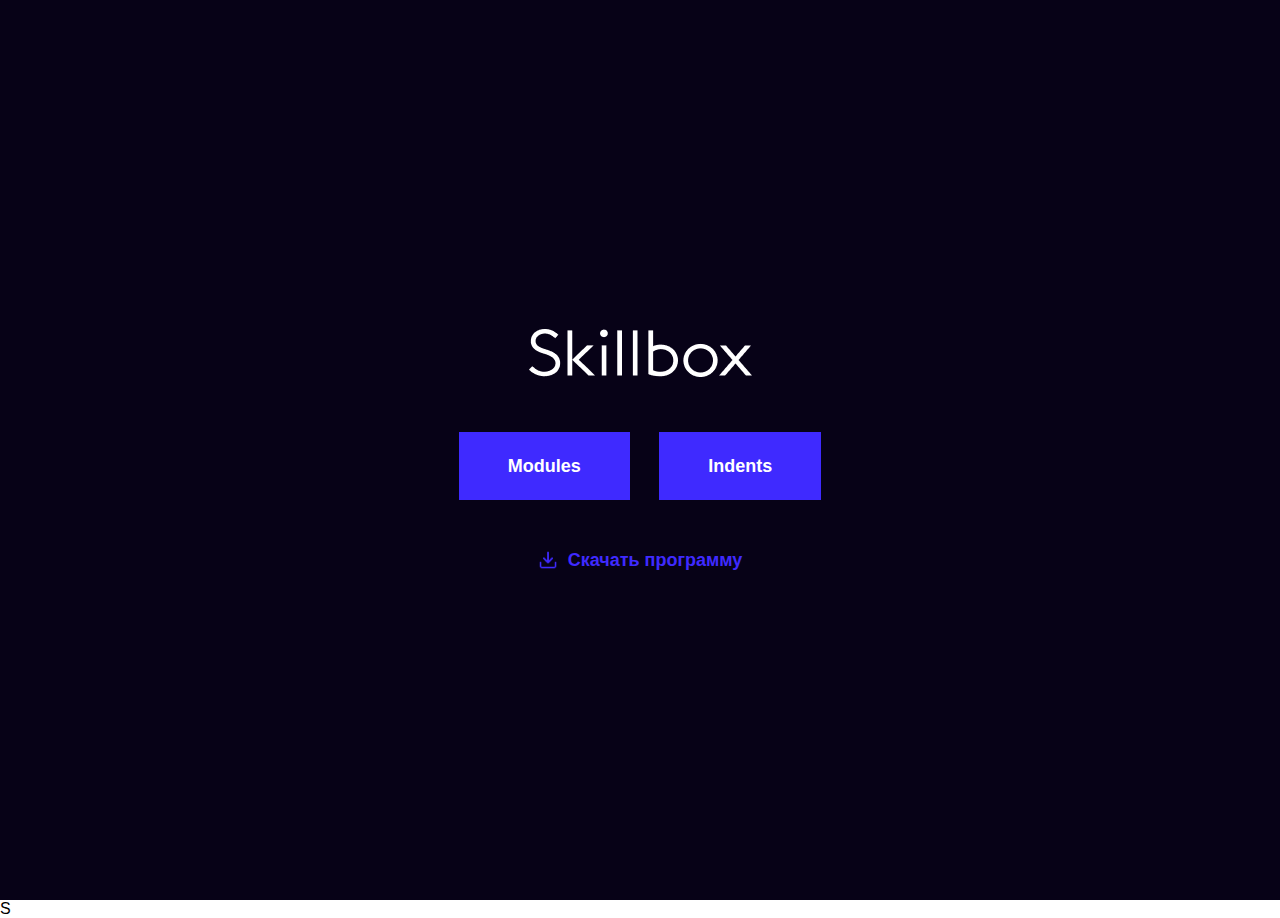
<file: index.html>
<!DOCTYPE html>
<html lang="ru">
<head>
  <meta charset="UTF-8">
  <meta http-equiv="X-UA-Compatible" content="IE=edge">
  <meta name="viewport" content="width=device-width, initial-scale=1.0">
  <title>Document</title>
  <link rel="stylesheet" href="css/normolize.css">
  <link rel="stylesheet" href="css/style.css">
</head>
<body>
  <div class="main-content">
    <a href="https://skillbox.ru/" target="_blank" class="logo">
      <img src="img/logo-light.png" alt="logo skillbox">
    </a>
    <div class="info">
      <a href="modules.html" class="link-to-page">Modules</a>
      <a href="article.html" class="link-to-page">Indents</a>
    </div>
    <div>
      <a download href="skillbox.docx" class="link-to-download download-skillbox">Скачать программу</a>
    </div>
  </div>
</body>
</html>
S
</file>
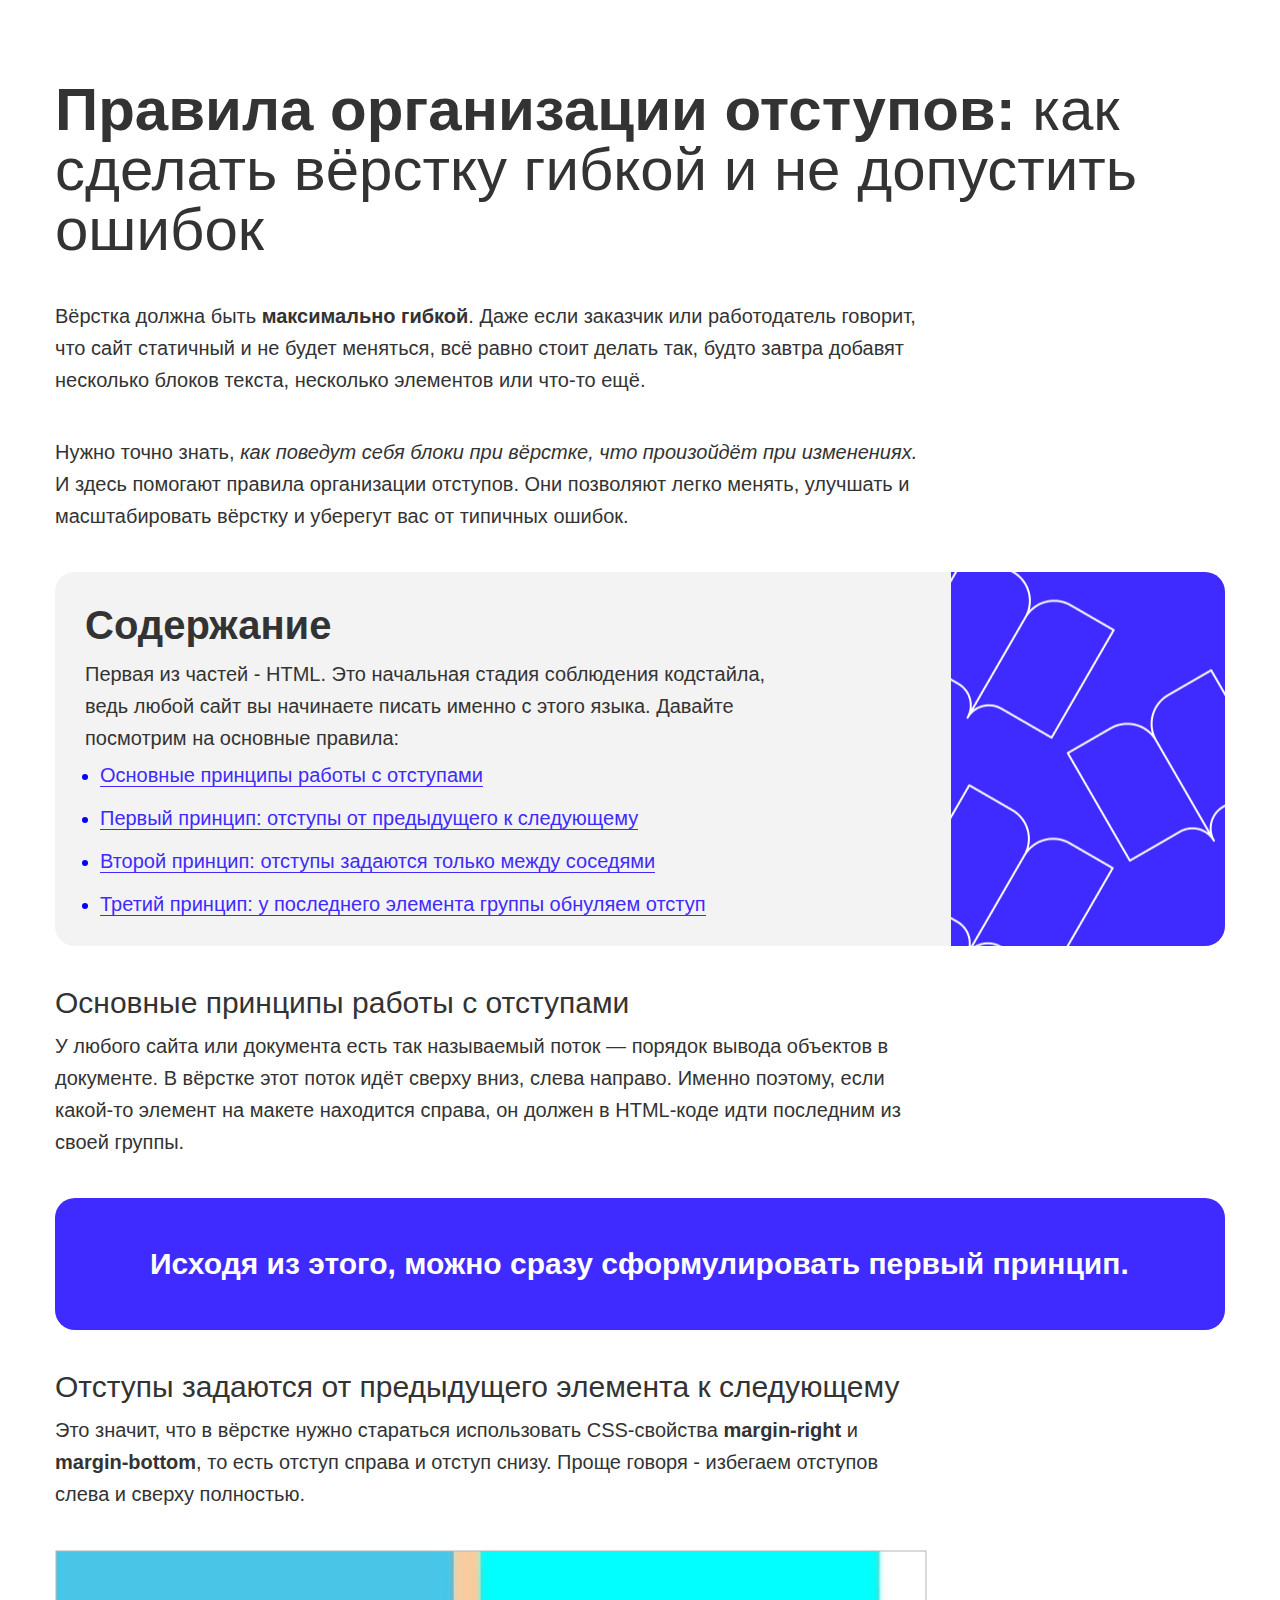
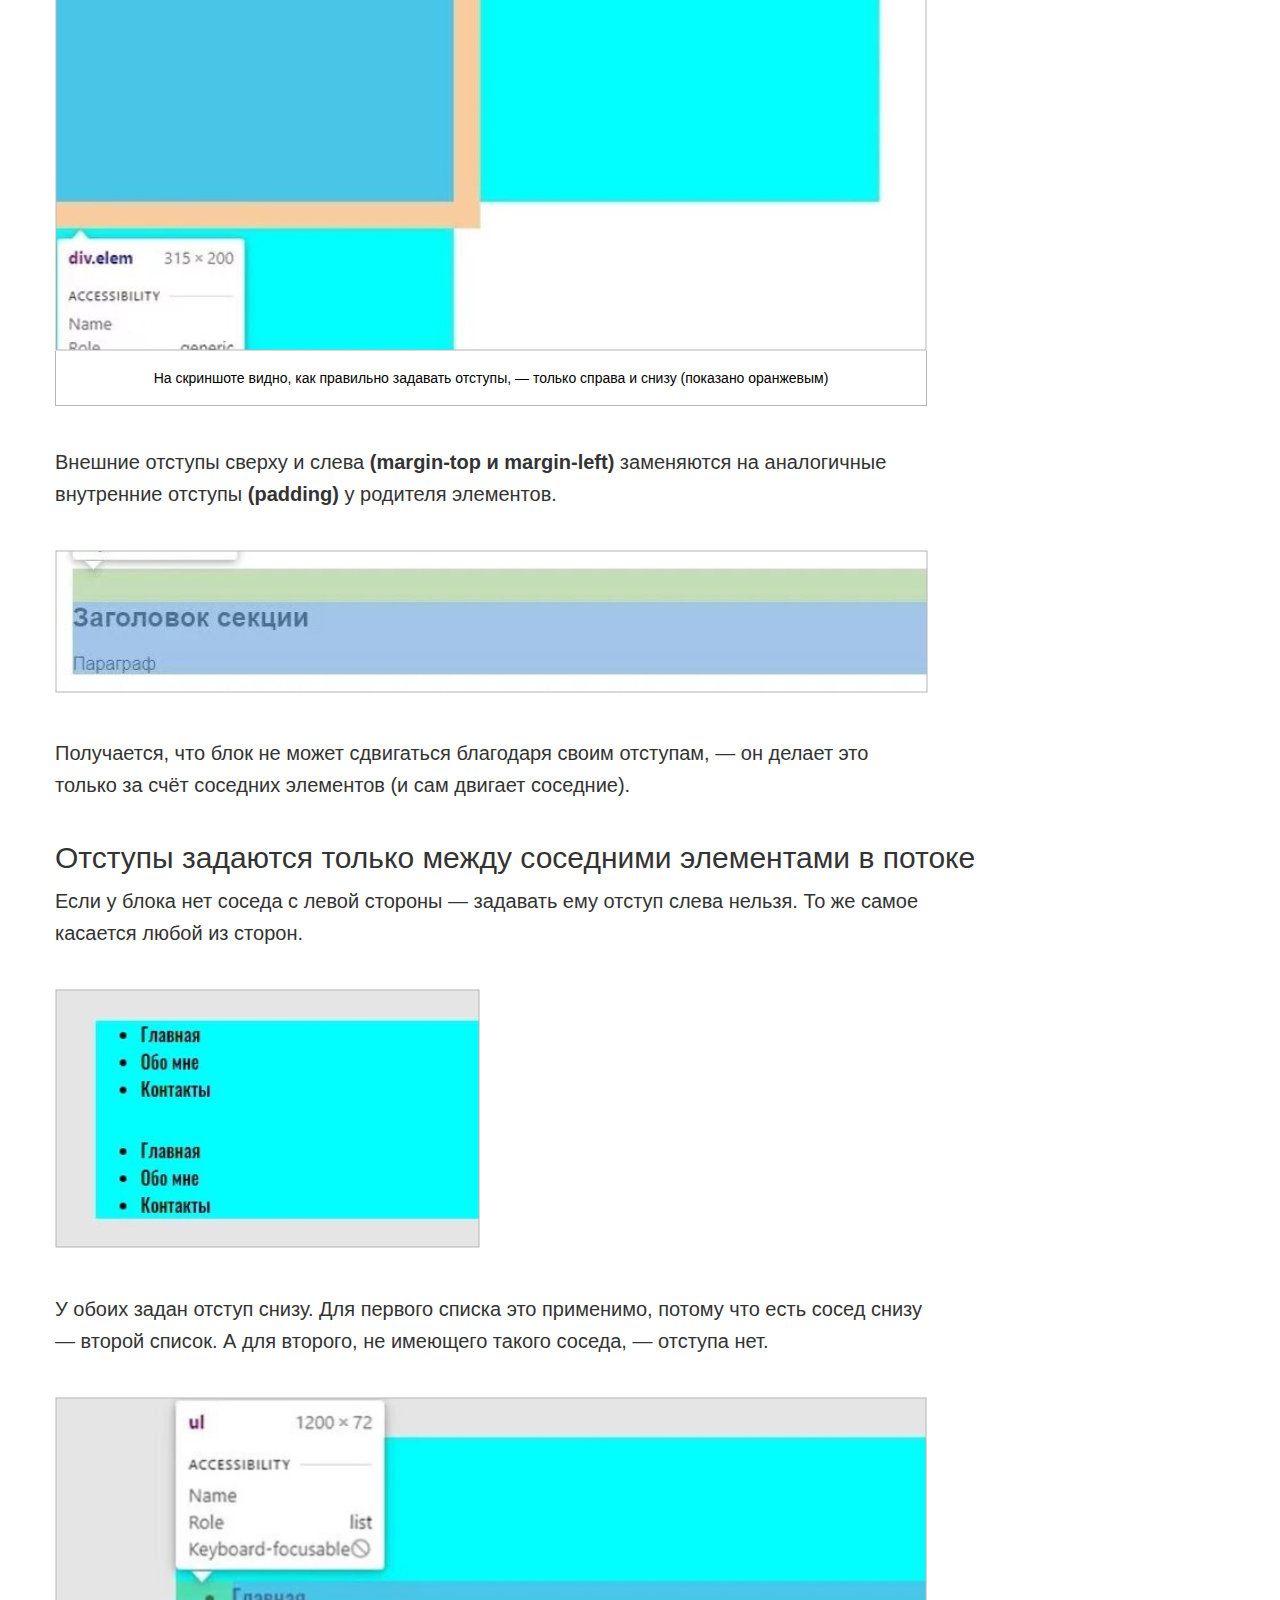
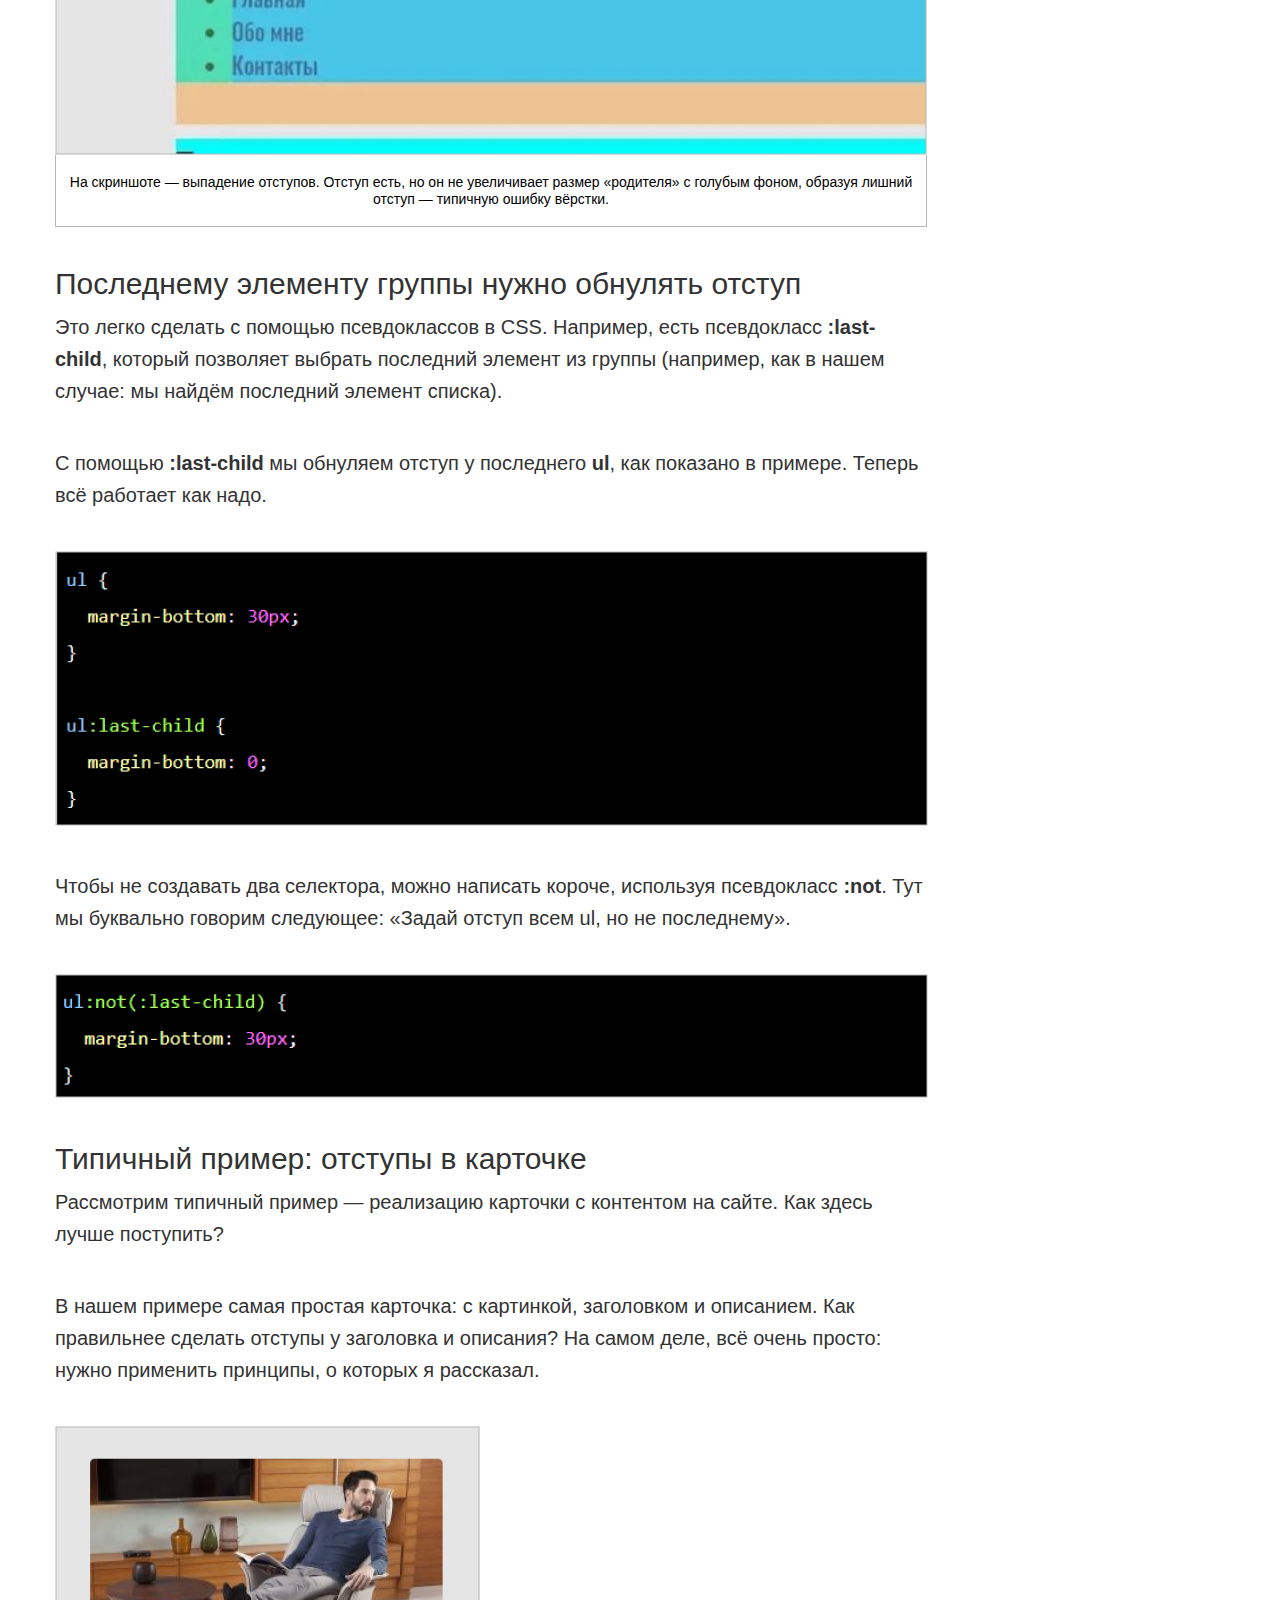
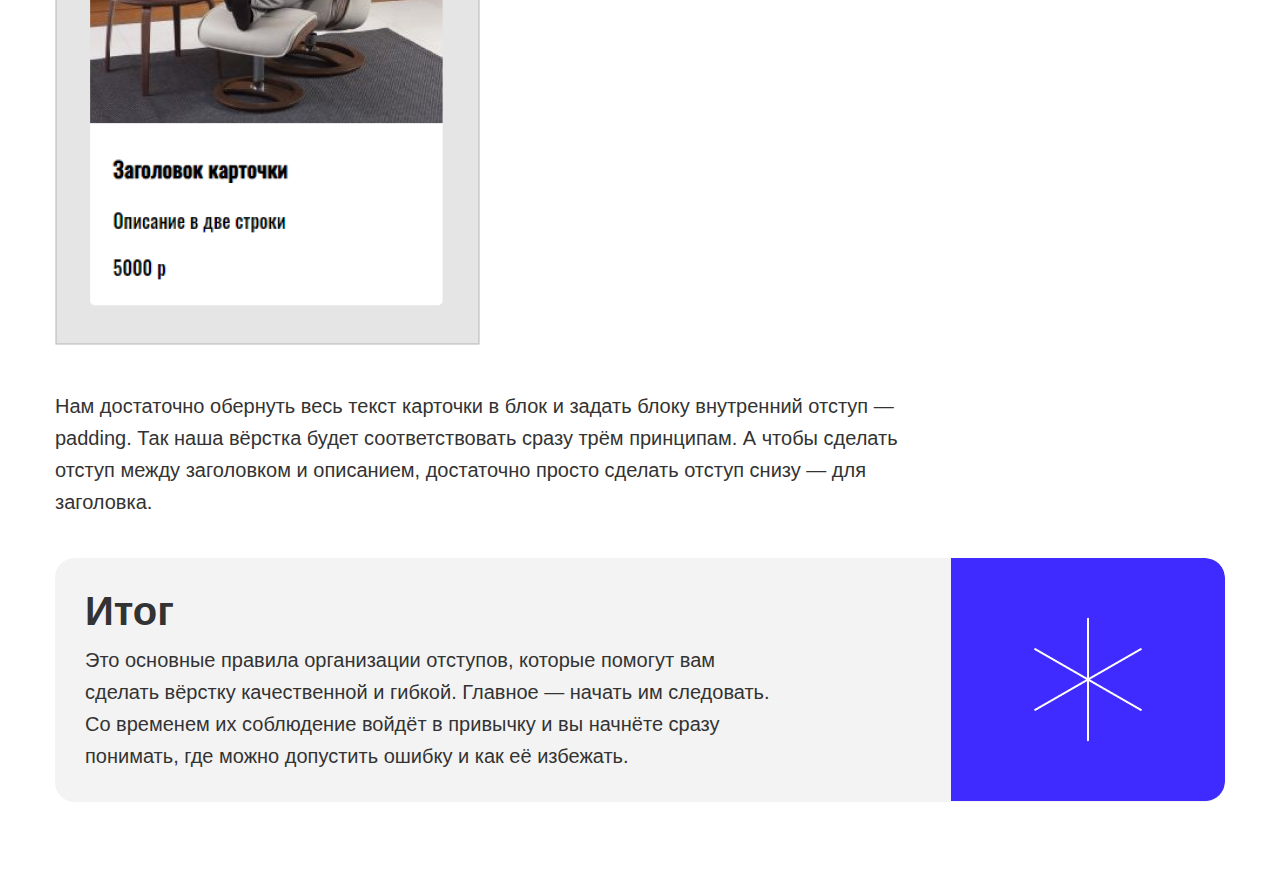
<file: article.html>
<!DOCTYPE html>
<html lang="ru">
<head>
  <meta charset="UTF-8">
  <meta http-equiv="X-UA-Compatible" content="IE=edge">
  <meta name="viewport" content="width=device-width, initial-scale=1.0">
  <title>Document</title>
  <link rel="stylesheet" href="css/normolize.css">
  <link rel="stylesheet" href="css/style.css">
</head>
<body>
  <div class="container">
    <h1 class="headings-main">
      <b>Правила организации отступов:</b> как сделать вёрстку гибкой и не допустить ошибок
    </h1>
    <p class="paragraph">
      Вёрстка должна быть <b>максимально гибкой</b>. Даже если заказчик или работодатель говорит,
      что сайт статичный и не будет меняться, всё равно стоит делать так, будто завтра добавят
      несколько блоков текста, несколько элементов или что-то ещё.
    </p>
    <p class="paragraph">
      Нужно точно знать, <i>как поведут себя блоки при вёрстке, что произойдёт при изменениях.</i>
      И здесь помогают правила организации отступов.
      Они позволяют легко менять, улучшать и масштабировать вёрстку и уберегут вас от типичных ошибок.
    </p>
    <div class="conclusions background-book">
      <h2 class="headings-two">
        Содержание
      </h2>
      <p class="paragraph">
        Первая из частей - HTML. Это начальная стадия соблюдения кодстайла,
        ведь любой сайт вы начинаете писать именно с этого языка.
        Давайте посмотрим на основные правила:
      </p>
      <ul class="linklist">
        <li>
          <a href="#1">Основные принципы работы с отступами</a>
        </li>
        <li>
          <a href="#2">Первый принцип: отступы от предыдущего к следующему</a>
        </li>
        <li>
          <a href="#3">Второй принцип: отступы задаются только между соседями</a>
        </li>
        <li>
          <a href="#4">Третий принцип: у последнего элемента группы обнуляем отступ</a>
        </li>
      </ul>
    </div>
    <div  id = "1">
      <h3 class="headings-three">
        Основные принципы работы с отступами
      </h3>
      <p class="paragraph">
        У любого сайта или документа есть так называемый поток — порядок вывода объектов в документе.
        В вёрстке этот поток идёт сверху вниз, слева направо. Именно поэтому,
        если какой-то элемент на макете находится справа, он должен в HTML-коде идти последним из своей группы.
      </p>
      <p class="lettering-style paragraph">
        Исходя из этого, можно сразу сформулировать первый принцип.
      </p>
    </div>
    <div  id="2">
      <h3 class="headings-three">
        Отступы задаются от предыдущего элемента к следующему
      </h3>
      <p class="paragraph">
        Это значит, что в вёрстке нужно стараться использовать CSS-свойства <b>margin-right</b> и <b>margin-bottom</b>,
        то есть отступ справа и отступ снизу. Проще говоря - избегаем отступов слева и сверху полностью.
      </p>
      <figure>
        <img src="img/1.jpg" alt="отступ">
        <figcaption class="border-style">На скриншоте видно, как правильно задавать отступы, — только справа и снизу (показано оранжевым)</figcaption>
      </figure>
      <p class="paragraph">
        Внешние отступы сверху и слева <b>(margin-top и margin-left)</b> заменяются
        на аналогичные внутренние отступы <b>(padding)</b> у родителя элементов.
      </p>
      <img src="img/2.jpg" alt="заголовок секции" class="contentimg">
      <p class="paragraph">
        Получается, что блок не может сдвигаться благодаря своим отступам, — он делает это только за счёт соседних элементов (и сам двигает соседние).
      </p>
    </div>
    <div id="3">
      <h3 class="headings-three">
        Отступы задаются только между соседними элементами в потоке
      </h3>
      <p class="paragraph">
        Если у блока нет соседа с левой стороны — задавать ему отступ слева нельзя. То же самое касается любой из сторон.
      </p>
      <img src="img/3.jpg" alt="отступ ul элементов" class="contentimg">
      <p class="paragraph">
        У обоих задан отступ снизу. Для первого списка это применимо, потому что есть сосед снизу — второй список.
        А для второго, не имеющего такого соседа, — отступа нет.
      </p>
      <figure>
        <img src="img/4.jpg" alt="пример ошибочного отступа">
        <figcaption class="border-style">
          На скриншоте — выпадение отступов. Отступ есть, но он не увеличивает размер «родителя» с голубым фоном, образуя лишний отступ — типичную ошибку вёрстки.
        </figcaption>
      </figure>
    </div>
    <div id="4">
      <h3 class="headings-three">
        Последнему элементу группы нужно обнулять отступ
      </h3>
      <p class="paragraph">
        Это легко сделать с помощью псевдоклассов в CSS. Например, есть псевдокласс <b>:last-child</b>, который позволяет
        выбрать последний элемент из группы (например, как в нашем случае: мы найдём последний элемент списка).
      </p>
      <p class="paragraph">
        С помощью <b>:last-child</b> мы обнуляем отступ у последнего <b>ul</b>, как показано в примере. Теперь всё работает как надо.
      </p>
      <img src="img/5.jpg" alt="обнуление отпупа" class="contentimg">
      <p class="paragraph">
        Чтобы не создавать два селектора, можно написать короче, используя псевдокласс <b>:not</b>.
        Тут мы буквально говорим следующее: «Задай отступ всем ul, но не последнему».
      </p>
      <img src="img/6.jpg" alt="отступ через :not" class="contentimg">
    </div>
    <h3 class="headings-three">
      Типичный пример: отступы в карточке
    </h3>
    <p class="paragraph">
      Рассмотрим типичный пример — реализацию карточки с контентом на сайте. Как здесь лучше поступить?
    </p>
    <p class="paragraph">
      В нашем примере самая простая карточка: с картинкой, заголовком и описанием.
      Как правильнее сделать отступы у заголовка и описания? На самом деле, всё очень просто:
      нужно применить принципы, о которых я рассказал.
    </p>
    <img src="img/7.jpg" alt="пример отпупа в карточке" class="contentimg">
    <p class="paragraph">
      Нам достаточно обернуть весь текст карточки в блок и задать блоку внутренний отступ — padding.
      Так наша вёрстка будет соответствовать сразу трём принципам.
      А чтобы сделать отступ между заголовком и описанием, достаточно просто сделать отступ снизу — для заголовка.
    </p>
    <div class="conclusions background-decor">
      <h2 class="headings-two">
        Итог
      </h2>
      <p class="paragraph">
        Это основные правила организации отступов, которые помогут вам сделать вёрстку качественной и гибкой. Главное — начать им следовать.
        Со временем их соблюдение войдёт в привычку и вы начнёте сразу понимать, где можно допустить ошибку и как её избежать.
      </p>
    </div>
  </div>
</body>
</html>
</file>
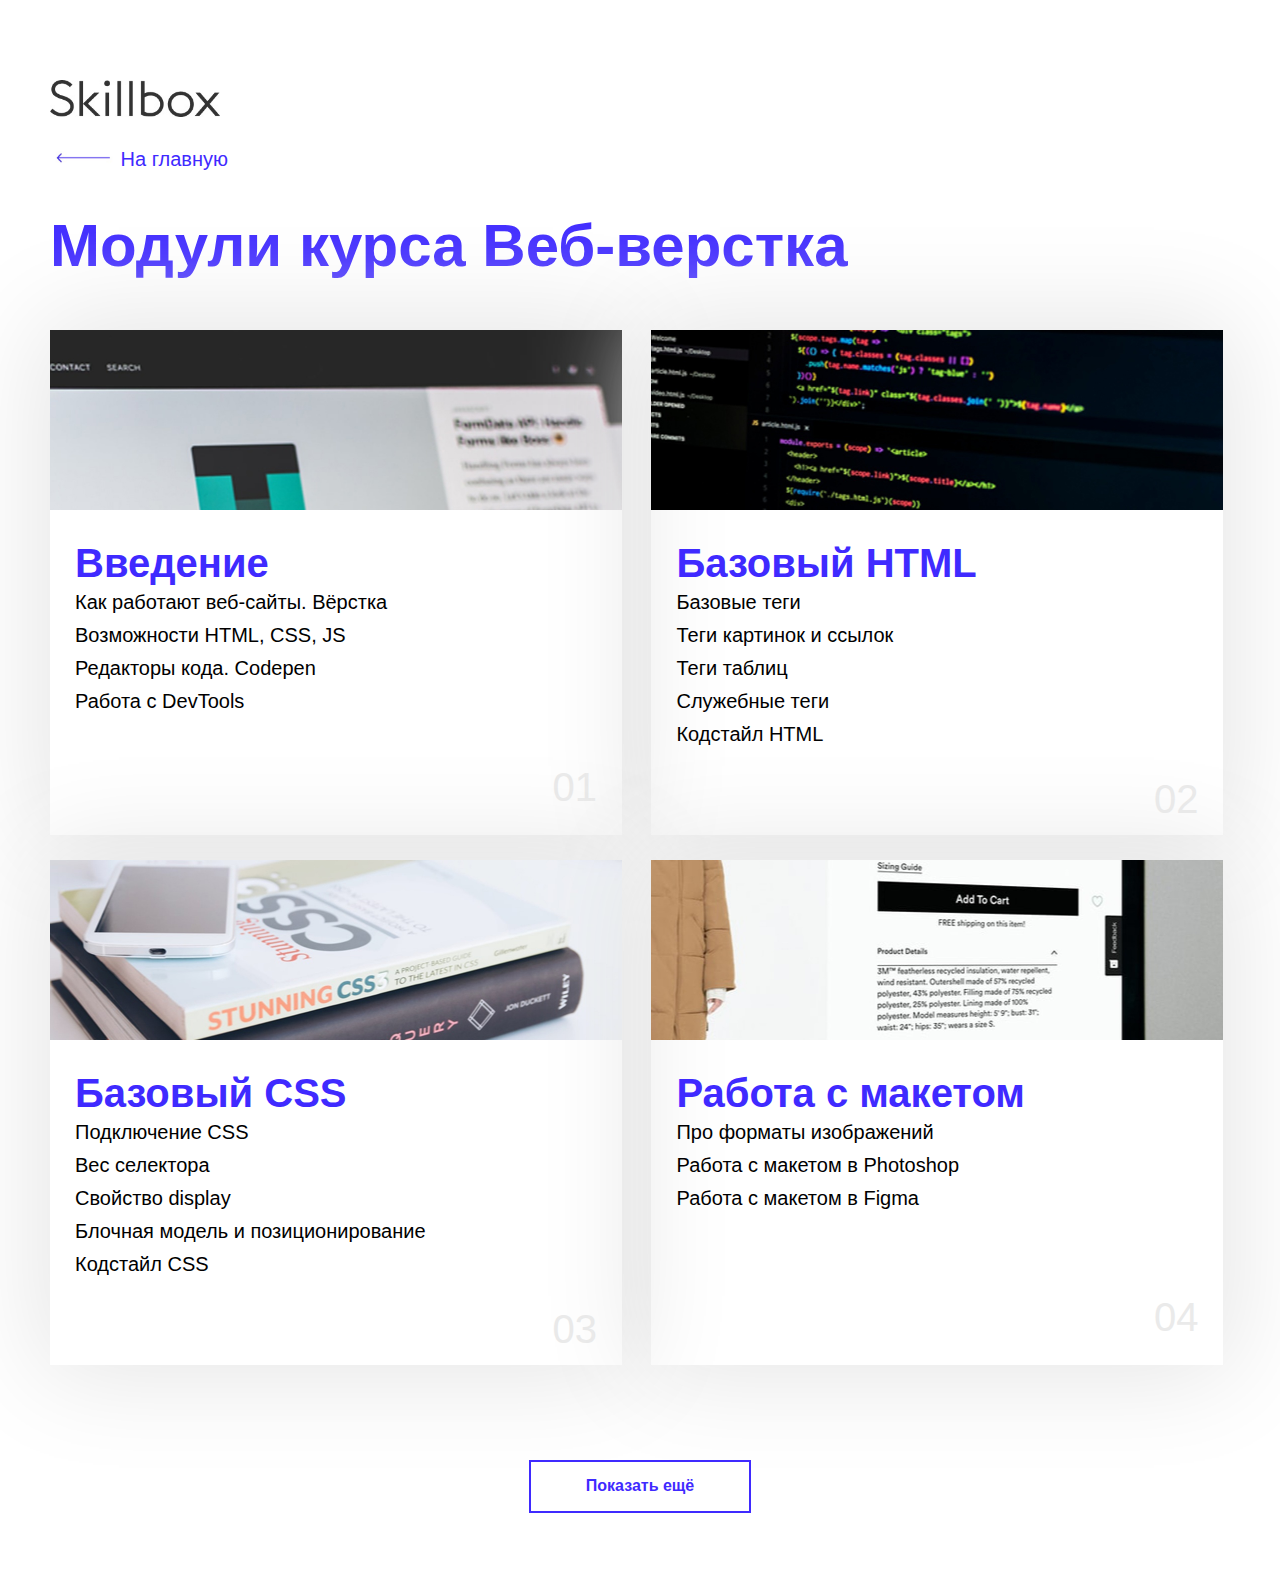
<file: modules.html>
<!DOCTYPE html>
<html lang="ru">
<head>
  <meta charset="UTF-8">
  <meta http-equiv="X-UA-Compatible" content="IE=edge">
  <meta name="viewport" content="width=device-width, initial-scale=1.0">
  <link rel="stylesheet" href="css/normolize.css">
  <link rel="stylesheet" href="css/style.css">
  <title>Document</title>
</head>
<body class="modules-container">
  <div class="modules-header-content">
    <a href="https://skillbox.ru/" target="_blank" class="modules-logo">
      <img src="img/logo.jpg" alt="icon">
    </a>

    <a href="index.html" class="modules-goto-index">
      <img src="img/arrow.jpg" alt="arrow" class="icon-arrow">
      На главную
    </a>
  </div>

  <h1 class="modules-header">Модули курса Веб-верстка</h1>
  <ul class="modules-list-cards">
    <li class="modules-card">
      <div class="modules-block-cards">
        <div>
          <img src="img/modules1.jpg" alt="modules_one">
          <div class="modules-jeneral-content">
            <div class="modules-contect-cards">
              <h2 class="modules-header-second">Введение</h2>
              <ul class="modules-list">
                <li class="modules-item">Как работают веб-сайты. Вёрстка</li>
                <li class="modules-item">Возможности HTML, CSS, JS</li>
                <li class="modules-item">Редакторы кода. Codepen</li>
                <li class="modules-item">Работа с DevTools</li>
              </ul>
            </div>
          </div>
        </div>
      <div class="modules-number-cards">01</div>
      </div>
    </li>
    <li class="modules-card">
      <div class="modules-block-cards">
        <div>
          <img src="img/modules2.jpg" alt="modules_one">
          <div class="modules-jeneral-content">
          <div class="modules-contect-cards">
            <h2 class="modules-header-second">Базовый HTML</h2>
            <ul class="modules-list">
              <li class="modules-item">Базовые теги</li>
              <li class="modules-item">Теги картинок и ссылок</li>
              <li class="modules-item">Теги таблиц</li>
              <li class="modules-item">Служебные теги</li>
              <li class="modules-item">Кодстайл HTML</li>
            </ul>
          </div>
        </div>
      </div>
        <div class="modules-number-cards">02</div>
      </div>
    </li>
    <li class="modules-card">
      <div class="modules-block-cards">
        <div>
          <img src="img/modules3.jpg" alt="modules_one">
          <div class="modules-jeneral-content">
          <div class="modules-contect-cards">
            <h2 class="modules-header-second">Базовый CSS</h2>
            <ul class="modules-list">
              <li class="modules-item">Подключение CSS</li>
              <li class="modules-item">Вес селектора</li>
              <li class="modules-item">Свойство display</li>
              <li class="modules-item">Блочная модель и позиционирование</li>
              <li class="modules-item">Кодстайл CSS</li>
            </ul>
          </div>
        </div>
      </div>
        <div class="modules-number-cards">03</div>
      </div>
    </li>
    <li class="modules-card">
      <div class="modules-block-cards">
        <div>
          <img src="img/modules4.jpg" alt="modules_one">
          <div class="modules-jeneral-content">
          <div class="modules-contect-cards">
            <h2 class="modules-header-second">Работа с макетом</h2>
            <ul class="modules-list">
              <li class="modules-item">Про форматы изображений</li>
              <li class="modules-item">Работа с макетом в Photoshop</li>
              <li class="modules-item">Работа с макетом в Figma</li>
            </ul>
          </div></div>
        </div>
        <div class="modules-number-cards">04</div>
      </div>
    </li>
  </ul>
  <div class="button-container">
    <a class="btn-blue">
      Показать ещё
    </a>
  </div>

</body>
</html>
</file>
<file: css/style.css>
html {
	box-sizing: border-box;
}

*,
*::before,
*::after {
	box-sizing: inherit;
}

a {
	color: inherit;
	text-decoration: none;
}

img {
	max-width: 100%;
}

body {
	font-family: Arial, Verdana, sans-serif;
}

.link-to-page {
  font-weight: 700;
  font-size: 18px;
  background-color: #3f2aff;
}

.link-to-download {
  font-weight: 700;
  font-size: 18px;
  color: #3f2aff;
}

.download-skillbox {
  background-position: left center;
  background-size: 20px 20px;
  background-repeat: no-repeat;
  padding-left: 30px;
  background-image: url("/img/download.png");
}

.main-content {
  display: flex;
  flex-direction: column;
  align-items: center;
  justify-content: center;
  min-height: 100vh;
  color: #fff;
  background-color: #070217;
}

.logo {
  display: inline-block;
  margin-bottom: 50px;
}

.main-content .info {
  margin-bottom: 50px;
}

.main-content .info a {
  display: inline-block;
  padding: 24px 49px;
  margin: 0 25px 0 0;
}

.main-content .info a:last-child{
  margin: 0;
}

.container {
  margin: 0 auto;
  padding: 80px 0;
  width: 1170px;
}

.container * {
  margin: 0;
  padding: 0;
}

.container .headings-main {
  margin-bottom: 40px;
  font-weight: 400;
  font-size: 60px;
  line-height: 60px;
  color: #333;
}

.container .lettering-style {
   border-radius: 20px;
  padding: 50px 95px;
  width: 100%;
  font-weight: 700;
  font-size: 30px;
  color: white;
  background-color: #3f2aff;
}

.paragraph {
  margin-bottom: 40px;
  width: 872px;
  font-weight: 400;
  font-size: 20px;
  line-height: 32px;
  color: #333;
}

.background-book {
  background-image: url("/img/decorate-1.png");
}

.background-decor {
  background-image: url("/img/decorate-2.png");
}

.container .conclusions {
  border-radius: 20px;
  padding: 30px;
  background-color: #f3f3f3;
  background-repeat: no-repeat;
  background-position: right;
}

.container .conclusions:not(:last-child) {
  margin-bottom: 40px;
}

.container .conclusions p{
  width: 692px;
  margin-bottom: 10px;
}

.container .conclusions p:last-child{
  margin: 0;
}

.container .headings-two {
  margin-bottom: 10px;
  font-size: 40px;
  line-height: 46px;
  color: #333
}

.container .headings-three {
  margin-bottom: 10px;
  font-weight: 400;
  font-size: 30px;
  line-height: 34px;
  color: #333;
}

.linklist {
  padding-left: 15px;
}
.linklist ::marker {
  color: blue;
  font-size: 1.2em;
}

.linklist li a{
  border-bottom: 1px solid #3f2aff;
  font-size: 20px;
  color: #3f2aff;
}

.container .conclusions .linklist li:not(:last-child){
  margin-bottom: 20px;
}

.container .contentimg {
  margin-bottom: 40px;
}

.container figure {
  display: inline-block;
  margin-bottom: 40px;
  width: 872px;
  font-size: 0;
}

.container figure figcaption {
  border: 1px solid #b6b6b6;
  border-top: 0;
  padding: 19px 0;
  font-weight: 400;
  font-size: 14px;
  text-align: center;
}

/**modules**/
.modules-container{
  margin: auto auto;
  padding: 80px 0;
  width: 1180px;
}

.icon-arrow {
  margin-bottom: -4px;
  width: 65px;
  height: 25px;
}



.modules-header{
  color: #3f2aff;
  font-family: 'Arial';
  font-style: normal;
  font-weight: 700;
  font-size: 60px;
  line-height: 69px;
  margin-bottom: 50px;
}

.modules-header-second {
  color: #3f2aff;
  font-family: 'Arial';
  font-style: normal;
  font-weight: 700;
  font-size: 40px;
  line-height: 46px;
  margin: 0;
}

.modules-card {
  list-style-type: none;
  display: inline-block;
  margin-right: 25px;
  margin-bottom: 25px;
}

.modules-card:nth-child(2n) {
  margin: 0;
}

.modules-list {
  padding-left: 0;
  list-style-type: none;
}

.modules-item {
  list-style-type: none;
  font-family: 'Arial';
  font-style: normal;
  font-weight: 400;
  font-size: 20px;
  line-height: 165%;
}

.modules-number-cards{
  color: #EAEAEA;
  font-family: 'Arial';
  font-style: normal;
  font-weight: 400;
  font-size: 40px;
  line-height: 46px;
  text-align: right;
  margin-right: 25px;
  margin-bottom: 25px;
}

.modules-block-cards{
  width: 572px;
  height: 505px;
  box-shadow: 0px 0px 100px 10px #E5E5E5;
  display: flex;
  flex-direction: column;
  justify-content: space-between;
}

.modules-jeneral-content{
  margin: 25px;
}

.modules-logo{
  display: block;
  width: 170px;
  height: 40px;
  margin-bottom: 25px;
}

.modules-goto-index{
  font-family: 'Arial';
  font-style: normal;
  font-weight: 400;
  font-size: 20px;
  color: #3F2AFF;
}

.modules-header-content {
  margin-bottom: 25px;
}

.modules-list-cards{
  margin: 0;
  margin-bottom: 70px;
  padding: 0;
}
.button-container{
  display: flex;
  justify-content: center;
}
.btn-blue {
  color: #3F2AFF;
  font-weight: 600;
  font-family: 'Arial';
  background-color: #fff;
  padding: 15px 55px;
  border: 2px solid #3F2AFF;
  align-items: center;

}
</file>
<file: css/normolize.css>
/*! normalize.css v8.0.1 | MIT License | github.com/necolas/normalize.css */

/* Document
   ========================================================================== */

/**
 * 1. Correct the line height in all browsers.
 * 2. Prevent adjustments of font size after orientation changes in iOS.
 */

 html {
  line-height: 1.15; /* 1 */
  -webkit-text-size-adjust: 100%; /* 2 */
}

/* Sections
   ========================================================================== */

/**
 * Remove the margin in all browsers.
 */

body {
  margin: 0;
}

/**
 * Render the `main` element consistently in IE.
 */

main {
  display: block;
}

/**
 * Correct the font size and margin on `h1` elements within `section` and
 * `article` contexts in Chrome, Firefox, and Safari.
 */

h1 {
  font-size: 2em;
  margin: 0.67em 0;
}

/* Grouping content
   ========================================================================== */

/**
 * 1. Add the correct box sizing in Firefox.
 * 2. Show the overflow in Edge and IE.
 */

hr {
  box-sizing: content-box; /* 1 */
  height: 0; /* 1 */
  overflow: visible; /* 2 */
}

/**
 * 1. Correct the inheritance and scaling of font size in all browsers.
 * 2. Correct the odd `em` font sizing in all browsers.
 */

pre {
  font-family: monospace, monospace; /* 1 */
  font-size: 1em; /* 2 */
}

/* Text-level semantics
   ========================================================================== */

/**
 * Remove the gray background on active links in IE 10.
 */

a {
  background-color: transparent;
}

/**
 * 1. Remove the bottom border in Chrome 57-
 * 2. Add the correct text decoration in Chrome, Edge, IE, Opera, and Safari.
 */

abbr[title] {
  border-bottom: none; /* 1 */
  text-decoration: underline; /* 2 */
  text-decoration: underline dotted; /* 2 */
}

/**
 * Add the correct font weight in Chrome, Edge, and Safari.
 */

b,
strong {
  font-weight: bolder;
}

/**
 * 1. Correct the inheritance and scaling of font size in all browsers.
 * 2. Correct the odd `em` font sizing in all browsers.
 */

code,
kbd,
samp {
  font-family: monospace, monospace; /* 1 */
  font-size: 1em; /* 2 */
}

/**
 * Add the correct font size in all browsers.
 */

small {
  font-size: 80%;
}

/**
 * Prevent `sub` and `sup` elements from affecting the line height in
 * all browsers.
 */

sub,
sup {
  font-size: 75%;
  line-height: 0;
  position: relative;
  vertical-align: baseline;
}

sub {
  bottom: -0.25em;
}

sup {
  top: -0.5em;
}

/* Embedded content
   ========================================================================== */

/**
 * Remove the border on images inside links in IE 10.
 */

img {
  border-style: none;
}

/* Forms
   ========================================================================== */

/**
 * 1. Change the font styles in all browsers.
 * 2. Remove the margin in Firefox and Safari.
 */

button,
input,
optgroup,
select,
textarea {
  font-family: inherit; /* 1 */
  font-size: 100%; /* 1 */
  line-height: 1.15; /* 1 */
  margin: 0; /* 2 */
}

/**
 * Show the overflow in IE.
 * 1. Show the overflow in Edge.
 */

button,
input { /* 1 */
  overflow: visible;
}

/**
 * Remove the inheritance of text transform in Edge, Firefox, and IE.
 * 1. Remove the inheritance of text transform in Firefox.
 */

button,
select { /* 1 */
  text-transform: none;
}

/**
 * Correct the inability to style clickable types in iOS and Safari.
 */

button,
[type="button"],
[type="reset"],
[type="submit"] {
  -webkit-appearance: button;
}

/**
 * Remove the inner border and padding in Firefox.
 */

button::-moz-focus-inner,
[type="button"]::-moz-focus-inner,
[type="reset"]::-moz-focus-inner,
[type="submit"]::-moz-focus-inner {
  border-style: none;
  padding: 0;
}

/**
 * Restore the focus styles unset by the previous rule.
 */

button:-moz-focusring,
[type="button"]:-moz-focusring,
[type="reset"]:-moz-focusring,
[type="submit"]:-moz-focusring {
  outline: 1px dotted ButtonText;
}

/**
 * Correct the padding in Firefox.
 */

fieldset {
  padding: 0.35em 0.75em 0.625em;
}

/**
 * 1. Correct the text wrapping in Edge and IE.
 * 2. Correct the color inheritance from `fieldset` elements in IE.
 * 3. Remove the padding so developers are not caught out when they zero out
 *    `fieldset` elements in all browsers.
 */

legend {
  box-sizing: border-box; /* 1 */
  color: inherit; /* 2 */
  display: table; /* 1 */
  max-width: 100%; /* 1 */
  padding: 0; /* 3 */
  white-space: normal; /* 1 */
}

/**
 * Add the correct vertical alignment in Chrome, Firefox, and Opera.
 */

progress {
  vertical-align: baseline;
}

/**
 * Remove the default vertical scrollbar in IE 10+.
 */

textarea {
  overflow: auto;
}

/**
 * 1. Add the correct box sizing in IE 10.
 * 2. Remove the padding in IE 10.
 */

[type="checkbox"],
[type="radio"] {
  box-sizing: border-box; /* 1 */
  padding: 0; /* 2 */
}

/**
 * Correct the cursor style of increment and decrement buttons in Chrome.
 */

[type="number"]::-webkit-inner-spin-button,
[type="number"]::-webkit-outer-spin-button {
  height: auto;
}

/**
 * 1. Correct the odd appearance in Chrome and Safari.
 * 2. Correct the outline style in Safari.
 */

[type="search"] {
  -webkit-appearance: textfield; /* 1 */
  outline-offset: -2px; /* 2 */
}

/**
 * Remove the inner padding in Chrome and Safari on macOS.
 */

[type="search"]::-webkit-search-decoration {
  -webkit-appearance: none;
}

/**
 * 1. Correct the inability to style clickable types in iOS and Safari.
 * 2. Change font properties to `inherit` in Safari.
 */

::-webkit-file-upload-button {
  -webkit-appearance: button; /* 1 */
  font: inherit; /* 2 */
}

/* Interactive
   ========================================================================== */

/*
 * Add the correct display in Edge, IE 10+, and Firefox.
 */

details {
  display: block;
}

/*
 * Add the correct display in all browsers.
 */

summary {
  display: list-item;
}

/* Misc
   ========================================================================== */

/**
 * Add the correct display in IE 10+.
 */

template {
  display: none;
}

/**
 * Add the correct display in IE 10.
 */

[hidden] {
  display: none;
}
</file>
